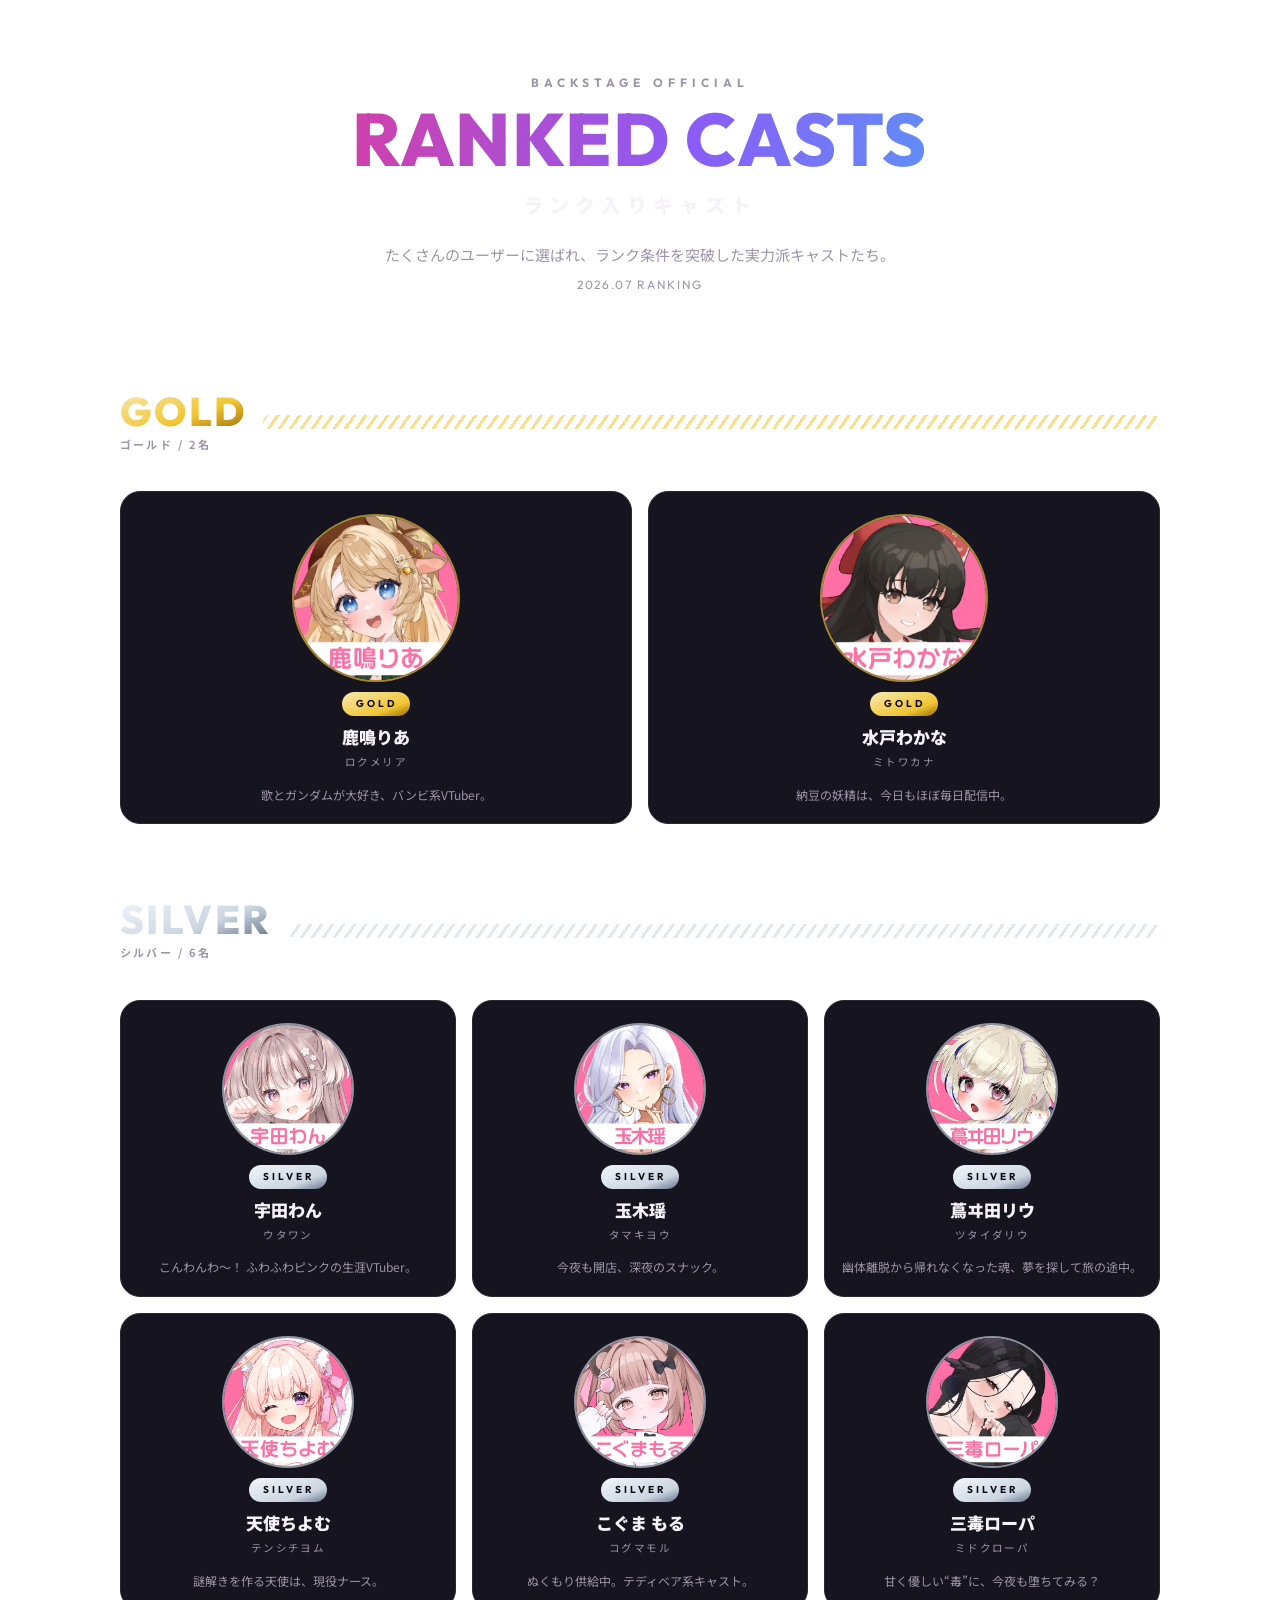
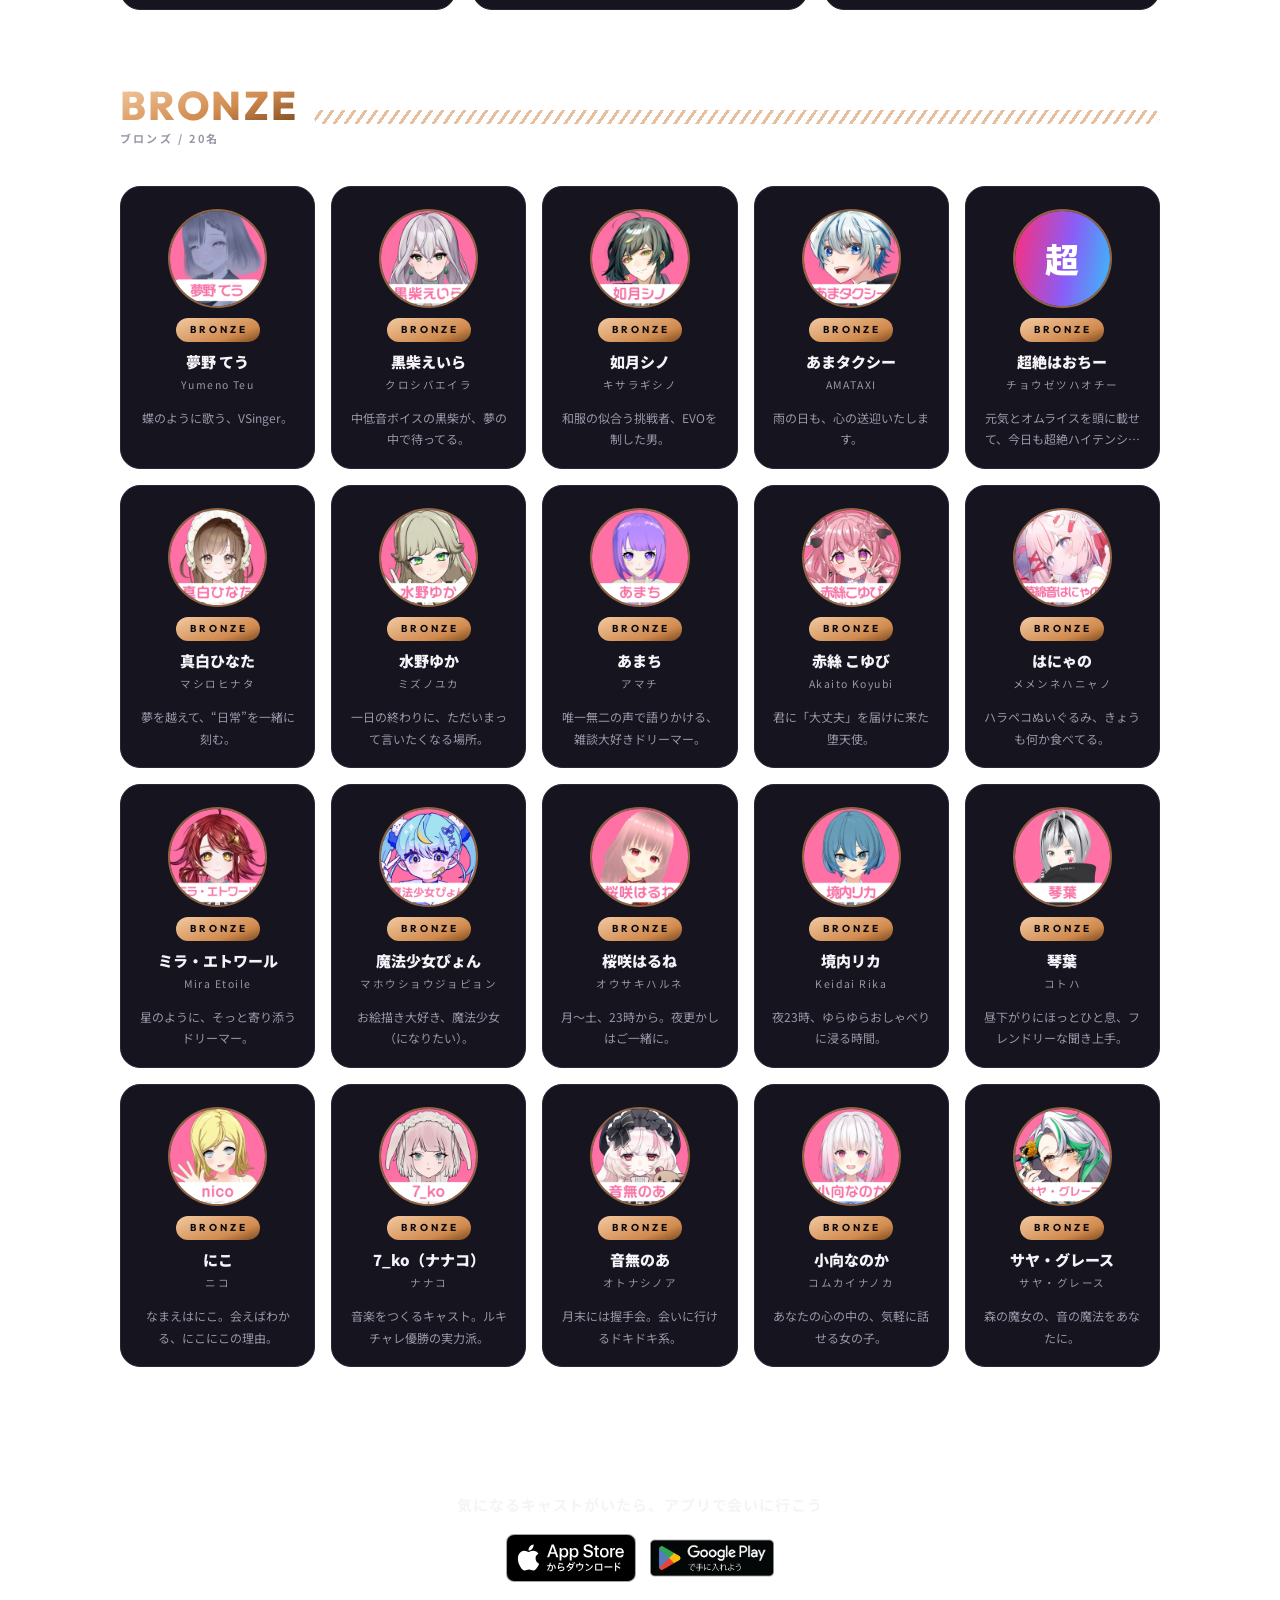
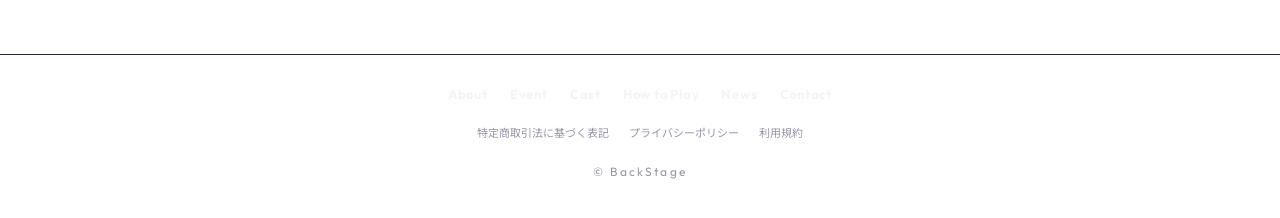
<file: index.html>
<!DOCTYPE html>
<html lang="ja">
<head>
  <meta charset="utf-8" />
  <meta name="viewport" content="width=device-width, initial-scale=1" />
  <meta name="robots" content="noindex" />
  <title>ランク入りキャスト | BackStage</title>
  <meta name="description" content="BackStageのランク入りキャスト一覧。GOLD・SILVER・BRONZEの実力派キャストを紹介します。" />
  <link rel="preconnect" href="https://fonts.googleapis.com" />
  <link rel="preconnect" href="https://fonts.gstatic.com" crossorigin />
  <link href="https://fonts.googleapis.com/css2?family=Outfit:wght@500;700;800&family=Noto+Sans+JP:wght@400;500;700;900&family=Noto+Serif+JP:wght@600;700&display=swap" rel="stylesheet" />
  <link rel="stylesheet" href="./css/style.css" />
  <link rel="stylesheet" href="./css/cast.css" />
</head>
<body>
  <!-- 一覧ビュー（app.js が個別ビューとDOM切り替え。ページ遷移はしない） -->
  <div id="listView">
    <header class="hero">
      <p class="hero__eyebrow">BackStage OFFICIAL</p>
      <h1 class="hero__title"><span class="hero__en">RANKED CASTS</span><span class="hero__ja">ランク入りキャスト</span></h1>
      <p class="hero__lead">たくさんのユーザーに選ばれ、ランク条件を突破した実力派キャストたち。</p>
      <p class="hero__month" id="rankMonth"></p>
    </header>

    <main class="tiers" id="tiers">
      <noscript><p class="empty-note">キャスト一覧の表示には JavaScript を有効にしてください。</p></noscript>
    </main>

    <section class="cta">
      <p class="cta__text">気になるキャストがいたら、アプリで会いに行こう</p>
      <div class="cta__badges">
        <a href="https://apps.apple.com/jp/app/id6443913743" target="_blank" rel="noopener"><img src="./assets/badge-app-store.svg" alt="App Storeでダウンロード" height="48" /></a>
        <a href="https://play.google.com/store/apps/details?id=jp.vic_inc.app.back_stage" target="_blank" rel="noopener"><img src="./assets/badge-google-play.png" alt="Google Playで手に入れよう" height="48" /></a>
      </div>
    </section>
  </div>

  <!-- キャスト切替ナビ（個別ビュー表示中のみ。app.jsが起動時に1回だけ生成） -->
  <nav id="castNav" class="cast-nav" hidden aria-label="ランク入りキャスト切替">
    <div class="cast-nav__inner">
      <p class="cast-nav__title">
        <span class="cast-nav__title-en">RANKED CASTS</span>
        <span class="cast-nav__title-ja">ランク入りキャスト一覧</span>
      </p>
      <div class="cast-nav__scroll" id="castNavScroll"></div>
    </div>
  </nav>

  <!-- 個別ビュー（app.js が生成） -->
  <section id="detailView" hidden></section>

  <footer class="site-foot">
    <!-- STUDIO側フッター相当（iOSではiframe下の親フッターに到達できないため、ここに常設）
         sandbox内からの親ページ遷移は制限されるため、リンクは新規タブで開く -->
    <nav class="site-foot__nav" aria-label="サイトメニュー">
      <a href="https://violet591727.studio.site/#about" target="_blank" rel="noopener">About</a>
      <a href="https://violet591727.studio.site/event" target="_blank" rel="noopener">Event</a>
      <a href="https://violet591727.studio.site/casts" target="_blank" rel="noopener">Cast</a>
      <a href="https://violet591727.studio.site/#howtoplay" target="_blank" rel="noopener">How to Play</a>
      <a href="https://violet591727.studio.site/news" target="_blank" rel="noopener">News</a>
      <a href="https://violet591727.studio.site/Contact" target="_blank" rel="noopener">Contact</a>
    </nav>
    <nav class="site-foot__legal" aria-label="規約">
      <a href="https://violet591727.studio.site/regulations" target="_blank" rel="noopener">特定商取引法に基づく表記</a>
      <a href="https://violet591727.studio.site/privacy" target="_blank" rel="noopener">プライバシーポリシー</a>
      <a href="https://violet591727.studio.site/terms" target="_blank" rel="noopener">利用規約</a>
    </nav>
    <p>© BackStage</p>
  </footer>

  <script src="./casts-data.js"></script>
  <script src="./js/common.js"></script>
  <script src="./js/app.js"></script>
</body>
</html>
</file>
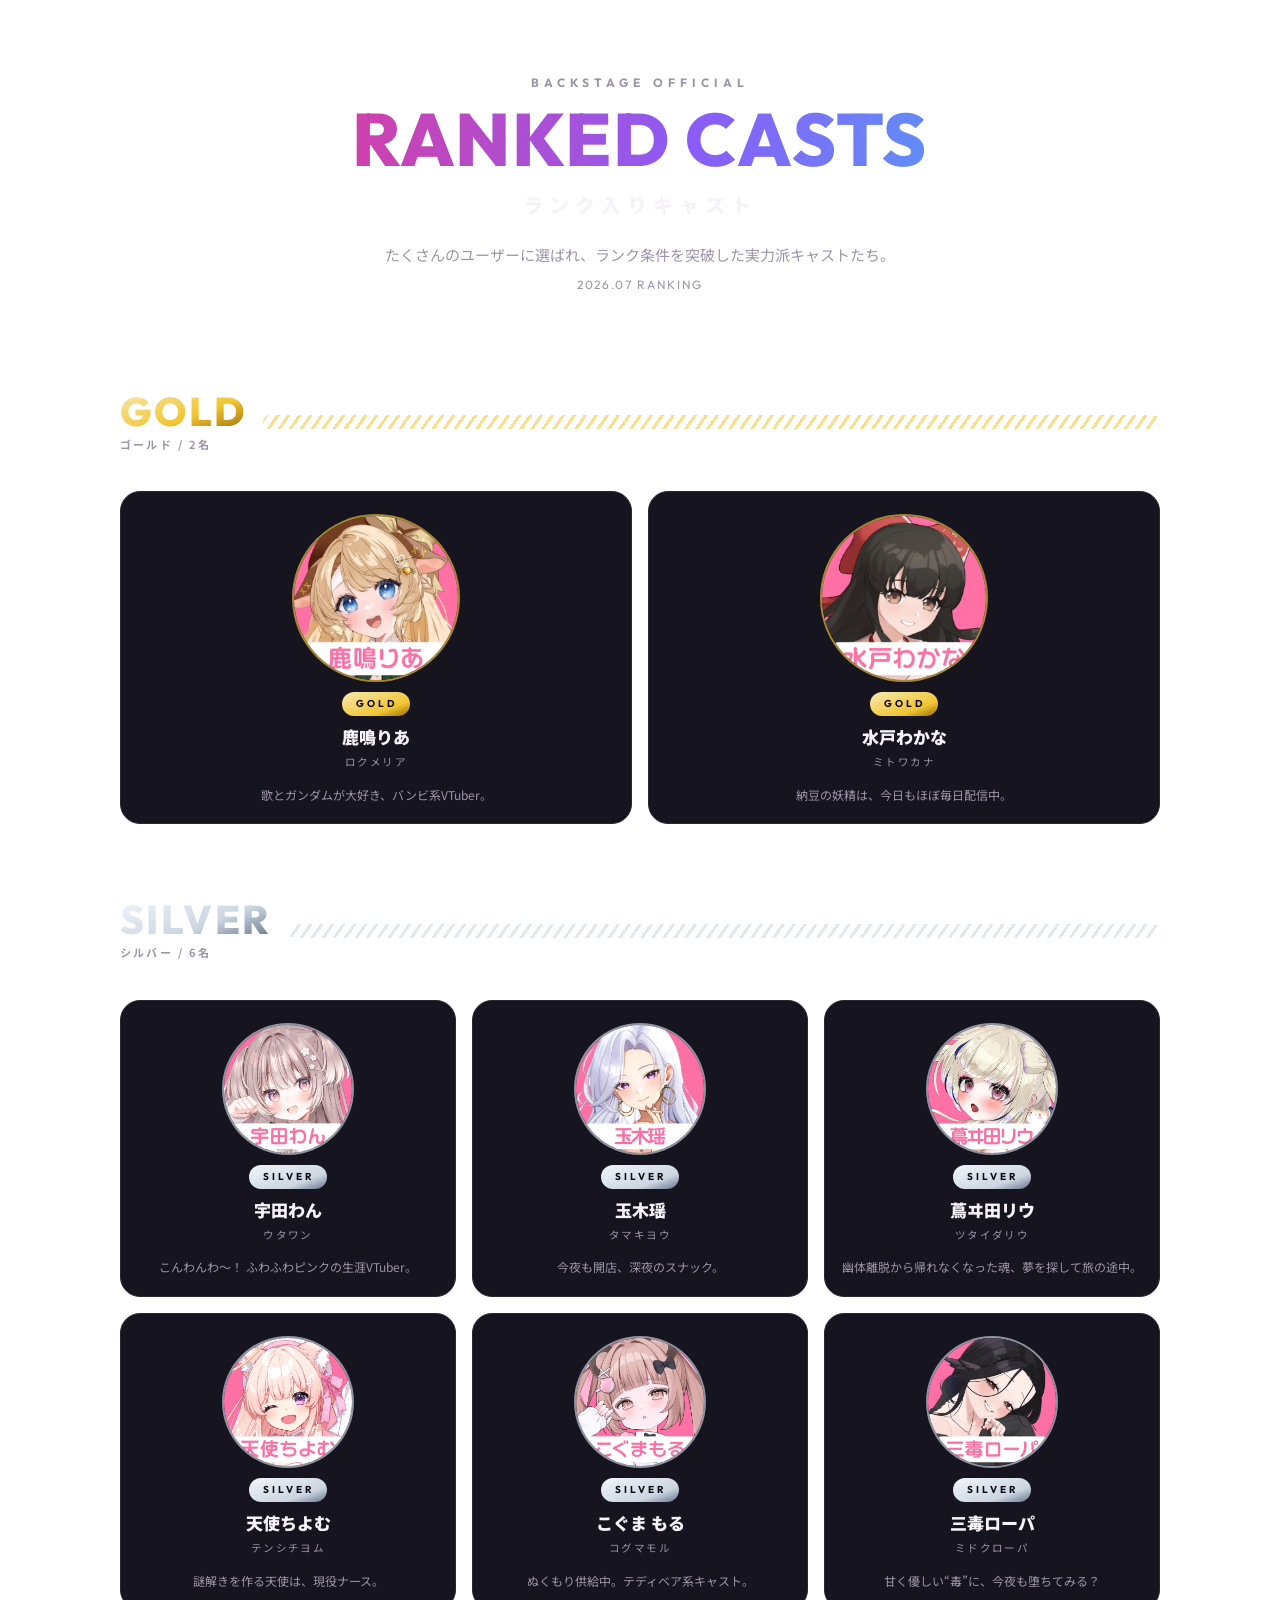
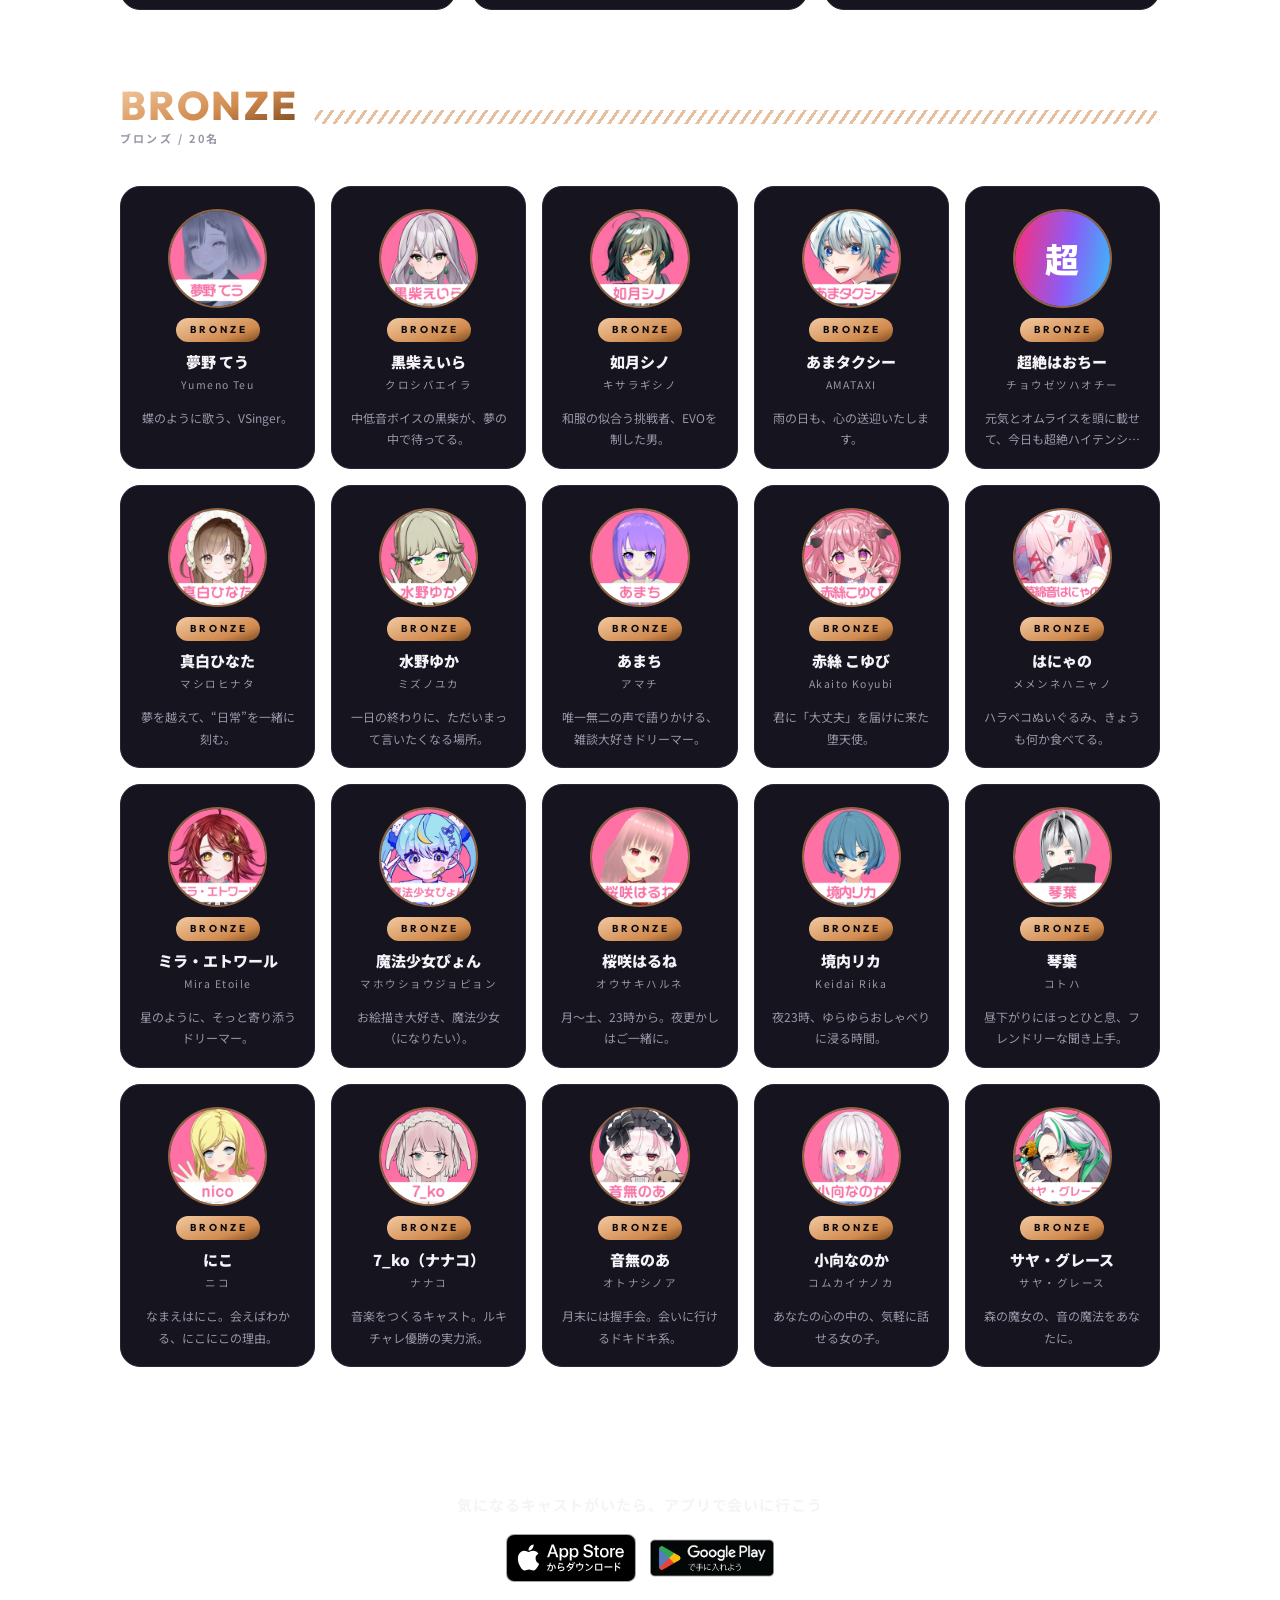
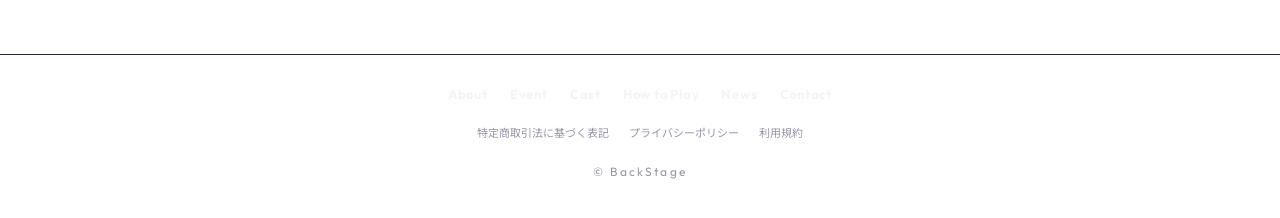
<file: cast.html>
<!DOCTYPE html>
<html lang="ja">
<head>
  <meta charset="utf-8" />
  <meta name="robots" content="noindex" />
  <title>キャスト紹介 | BackStage</title>
  <!-- 旧URL互換: 個別ページはSPA化したため index 側へ引き継ぐ（?id=NN はそのまま渡る） -->
  <script>location.replace("./" + location.search);</script>
</head>
<body>
  <noscript><a href="./">キャスト一覧はこちら</a></noscript>
</body>
</html>
</file>
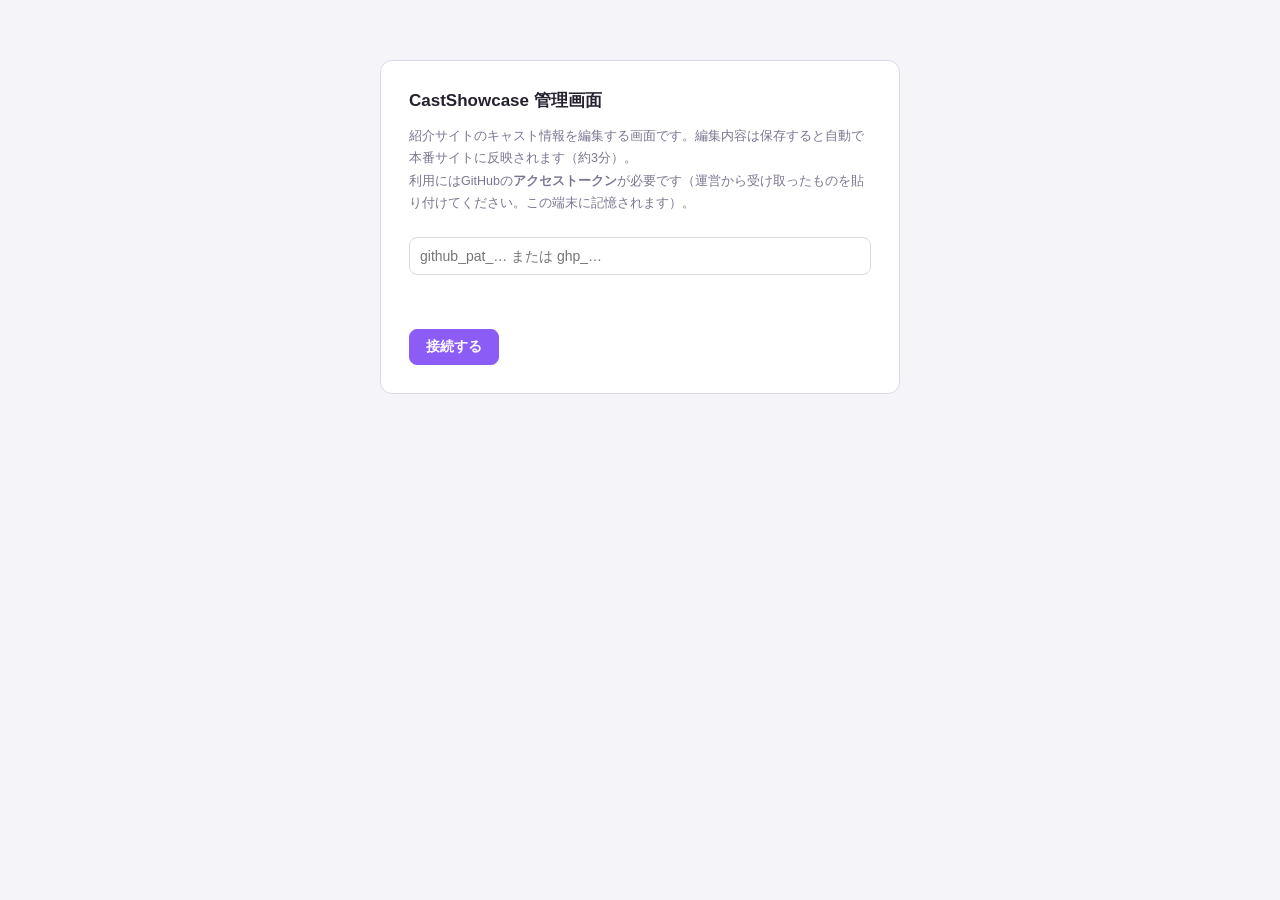
<file: manage.html>
<!DOCTYPE html>
<html lang="ja">
<head>
<meta charset="utf-8" />
<meta name="viewport" content="width=device-width, initial-scale=1" />
<meta name="robots" content="noindex, nofollow" />
<title>CastShowcase 管理画面（クラウド版）</title>
<style>
  :root {
    --bg: #f5f4f8; --surface: #fff; --line: #ddd8e8; --text: #26212f; --sub: #7c7590;
    --accent: #8b5cf6; --magenta: #ff2d78;
    --gold: #f0c530; --silver: #94a3b8; --bronze: #d08a4e;
  }
  * { box-sizing: border-box; }
  body { margin: 0; font-family: "Hiragino Sans", "Noto Sans JP", sans-serif; background: var(--bg); color: var(--text); font-size: 14px; }
  header { position: sticky; top: 0; z-index: 5; display: flex; align-items: center; gap: 14px; padding: 12px 20px; background: var(--surface); border-bottom: 1px solid var(--line); flex-wrap: wrap; }
  header h1 { margin: 0; font-size: 16px; }
  header .spacer { flex: 1; }
  #status { color: var(--sub); font-size: 12px; }
  button { font: inherit; cursor: pointer; border-radius: 8px; border: 1px solid var(--line); background: var(--surface); padding: 8px 16px; }
  button.primary { background: var(--accent); border-color: var(--accent); color: #fff; font-weight: 700; }
  button.primary:disabled { opacity: 0.4; cursor: default; }
  main { max-width: 1100px; margin: 0 auto; padding: 20px; }
  .note { color: var(--sub); font-size: 12px; margin: 0 0 16px; }
  /* ログイン画面 */
  .login {
    max-width: 520px; margin: 60px auto; background: var(--surface);
    border: 1px solid var(--line); border-radius: 12px; padding: 28px;
  }
  .login h2 { margin: 0 0 6px; font-size: 17px; }
  .login p { font-size: 12.5px; color: var(--sub); line-height: 1.8; }
  .login input { width: 100%; font: inherit; padding: 10px; border: 1px solid var(--line); border-radius: 8px; margin: 10px 0 14px; }
  .login .err { color: #c02950; font-size: 12px; min-height: 16px; }
  table { width: 100%; border-collapse: collapse; background: var(--surface); border: 1px solid var(--line); border-radius: 10px; overflow: hidden; }
  th, td { padding: 8px 10px; border-bottom: 1px solid var(--line); text-align: left; vertical-align: middle; }
  th { background: #efecf6; font-size: 12px; color: var(--sub); white-space: nowrap; }
  tr.rank-GOLD td:first-child { border-left: 4px solid var(--gold); }
  tr.rank-SILVER td:first-child { border-left: 4px solid var(--silver); }
  tr.rank-BRONZE td:first-child { border-left: 4px solid var(--bronze); }
  tr.rank-none td:first-child { border-left: 4px solid #ccc; }
  tr.rank-none { opacity: 0.55; }
  .avatar { width: 40px; height: 40px; border-radius: 50%; object-fit: cover; background: #eee; display: block; }
  input[type="text"], textarea { width: 100%; font: inherit; padding: 6px 8px; border: 1px solid var(--line); border-radius: 6px; background: #fff; color: var(--text); }
  textarea { resize: vertical; min-height: 52px; }
  .rank-label { font-weight: 700; font-size: 12px; white-space: nowrap; }
  .dirty { outline: 2px solid var(--magenta); outline-offset: 1px; }
  .row-name { font-weight: 700; white-space: nowrap; }
  .row-id { color: var(--sub); font-size: 11px; }
  td.center { text-align: center; }
  .detail-btn { white-space: nowrap; }
  .detail-badge { display: block; margin-top: 4px; font-size: 10px; color: var(--sub); }
  dialog {
    border: 1px solid var(--line); border-radius: 12px; padding: 24px;
    width: min(560px, 92vw); font: inherit; color: var(--text);
  }
  dialog::backdrop { background: rgba(30, 20, 50, 0.4); }
  dialog h2 { margin: 0 0 16px; font-size: 16px; }
  dialog label { display: block; margin-bottom: 14px; font-size: 12px; color: var(--sub); }
  dialog input[type="text"], dialog textarea { margin-top: 4px; }
  .dlg-pair { display: grid; grid-template-columns: 1fr 2fr; gap: 10px; }
  .dlg-hint { display: block; margin-top: 3px; font-size: 11px; color: #2c7a2c; min-height: 14px; }
  .dlg-error { display: block; margin-top: 3px; font-size: 11px; color: #c02950; min-height: 14px; }
  .dlg-actions { display: flex; justify-content: flex-end; gap: 10px; margin-top: 6px; }
  .dlg-upload { display: flex; gap: 10px; margin-top: 6px; flex-wrap: wrap; }
  dialog { max-height: 88vh; overflow: auto; width: min(600px, 94vw); }
  .dlg-guide { margin: -8px 0 16px; font-size: 12px; color: var(--sub); }
  .dlg-sec { border: 1px solid var(--line); border-radius: 10px; padding: 12px 14px 4px; margin: 0 0 14px; }
  .dlg-sec > legend { font-size: 12.5px; font-weight: 700; color: var(--accent); padding: 0 6px; }
  .dlg-auto { margin: 0 0 10px; font-size: 11.5px; color: var(--sub); background: #efecf6; border-radius: 6px; padding: 5px 8px; }
  .dlg-adv { margin-top: 8px; }
  .dlg-adv > summary { font-size: 11.5px; color: var(--sub); cursor: pointer; }
  .dlg-adv textarea { margin-top: 6px; }
  .dlg-check { display: flex; align-items: center; gap: 8px; font-size: 13px; color: var(--text); }
  .dlg-check input { width: auto; }
  .dlg-preview { display: flex; gap: 10px; flex-wrap: wrap; margin-bottom: 10px; }
  .dlg-preview.is-empty { font-size: 12px; color: var(--sub); }
  .dlg-thumb { margin: 0; text-align: center; }
  .dlg-thumb img { height: 96px; width: auto; max-width: 120px; object-fit: contain; border: 1px solid var(--line); border-radius: 8px; background: #faf9fc; display: block; }
  .dlg-thumb--icon img { height: 60px; width: 60px; border-radius: 50%; object-fit: cover; }
  .dlg-thumb figcaption { font-size: 10px; color: var(--sub); margin-top: 3px; }
</style>
</head>
<body>

<!-- 接続画面（トークン入力） -->
<div class="login" id="loginView">
  <h2>CastShowcase 管理画面</h2>
  <p>
    紹介サイトのキャスト情報を編集する画面です。編集内容は保存すると自動で本番サイトに反映されます（約3分）。<br />
    利用にはGitHubの<strong>アクセストークン</strong>が必要です（運営から受け取ったものを貼り付けてください。この端末に記憶されます）。
  </p>
  <input type="password" id="tokenInput" placeholder="github_pat_… または ghp_…" autocomplete="off" />
  <p class="err" id="loginError"></p>
  <button class="primary" id="connectBtn">接続する</button>
</div>

<!-- 編集画面 -->
<div id="appView" hidden>
  <header>
    <h1>CastShowcase 管理画面</h1>
    <span class="spacer"></span>
    <span id="status"></span>
    <button id="reloadBtn">再読込</button>
    <button id="logoutBtn">トークン変更</button>
  </header>
  <main>
    <p class="note">
      キャストの行の「編集」を押すと、実際のキャストページと同じ並びでまとめて編集できます。
      ランク・読み・誕生月・タイプと表示順（判定売上順）は毎月の更新で自動設定されます。
      <strong>「保存する」を押すとそのまま本番サイトへ反映されます（約3分）。</strong>
    </p>
    <table>
      <thead>
        <tr>
          <th></th><th>キャスト</th><th>公開</th><th>編集</th>
        </tr>
      </thead>
      <tbody id="rows"></tbody>
    </table>
  </main>
</div>

<!-- 詳細編集ダイアログ（公開ページと同じ並び：立ち絵→名前→キャッチ→プロフィール→タグ→紹介文→リンク→公開） -->
<dialog id="detailDialog">
  <form method="dialog" id="detailForm">
    <h2 id="dlgTitle">編集</h2>
    <p class="dlg-guide">上から順に、実際のキャストページと同じ並びです。</p>

    <fieldset class="dlg-sec">
      <legend>① 立ち絵・アイコン</legend>
      <div class="dlg-preview" id="dlgPortraitPreview"></div>
      <span class="dlg-upload">
        <input type="file" id="dlgFilePortrait" accept="image/png" hidden />
        <input type="file" id="dlgFileIcon" accept="image/png" hidden />
        <button type="button" id="dlgUploadPortrait">＋ 立ち絵を追加…</button>
        <button type="button" id="dlgUploadIcon">アイコンを差し替え…</button>
      </span>
      <span class="dlg-hint" id="dlgUploadStatus"></span>
      <details class="dlg-adv">
        <summary>立ち絵のパスを直接編集する</summary>
        <textarea id="dlgPortraits" rows="3" placeholder="assets/172_KV01.png&#10;assets/172_KV02.png"></textarea>
      </details>
    </fieldset>

    <fieldset class="dlg-sec">
      <legend>② 名前・キャッチコピー</legend>
      <p class="dlg-auto" id="dlgAutoName"></p>
      <label>表示名<input type="text" id="dlgName" /></label>
      <label>キャッチコピー（ページ上部に大きく表示・短い一言が映えます）
        <input type="text" id="dlgCatch" placeholder="歌とガンダムが大好き、バンビ系VTuber。" />
      </label>
    </fieldset>

    <fieldset class="dlg-sec">
      <legend>③ プロフィール表</legend>
      <p class="dlg-auto" id="dlgAutoSpecs"></p>
      <label>追加の項目（1行 = ラベル: 値 / 10行まで）
        <textarea id="dlgSpecs" rows="3" placeholder="好きなもの: いちご&#10;活動時間: 夜 22:00〜"></textarea>
        <span class="dlg-error" id="dlgSpecsError"></span>
      </label>
    </fieldset>

    <fieldset class="dlg-sec">
      <legend>④ タグ・紹介文</legend>
      <label>タグ（読点・カンマ区切り / 10個まで）
        <input type="text" id="dlgTags" placeholder="歌、ゲーム、はじめてさん歓迎" />
      </label>
      <label>紹介文<textarea id="dlgIntro" rows="4"></textarea></label>
    </fieldset>

    <fieldset class="dlg-sec">
      <legend>⑤ リンク・紹介動画</legend>
      <label>X（Twitter）URL（空なら自動で作られます）
        <input type="text" id="dlgX" />
      </label>
      <label>自由リンク（1行 = ラベル: URL / 10個まで・上から順にボタンが並びます）
        <textarea id="dlgLinks" rows="3" placeholder="YouTube: https://www.youtube.com/@xxx&#10;lit.link: https://lit.link/xxx"></textarea>
        <span class="dlg-error" id="dlgLinksError"></span>
      </label>
      <label>紹介動画 YouTube URL
        <input type="text" id="dlgYoutube" placeholder="https://www.youtube.com/watch?v=..." />
        <span class="dlg-hint" id="dlgYoutubeHint"></span>
      </label>
      <label>プロフィールURL（「会いに行く」ボタンのリンク先 / https://）
        <input type="text" id="dlgProfileUrl" placeholder="https://back-stage.onelink.me/..." />
      </label>
    </fieldset>

    <fieldset class="dlg-sec">
      <legend>⑥ 公開</legend>
      <label class="dlg-check"><input type="checkbox" id="dlgPublished" /> このキャストをサイトに公開する</label>
    </fieldset>

    <p class="dlg-error" id="dlgError"></p>
    <div class="dlg-actions">
      <button type="button" id="dlgCancel">キャンセル</button>
      <button type="button" class="primary" id="dlgApply">保存する</button>
    </div>
  </form>
</dialog>

<script>
"use strict";
(function () {
  // ---- GitHub 接続設定 ----
  var OWNER = "BackStage-unei";
  var REPO = "bs-cast-showcase";
  var FILE_PATH = "data/casts.json";
  var BRANCH = "main";
  var TOKEN_KEY = "bs_cast_admin_token";

  var data = null;      // casts.json の中身
  var fileSha = null;   // 楽観ロック用（GitHub contents APIのsha）
  var RANK_ORDER = { GOLD: 0, SILVER: 1, BRONZE: 2 };

  var loginView = document.getElementById("loginView");
  var appView = document.getElementById("appView");
  var statusEl = document.getElementById("status");

  function token() { return localStorage.getItem(TOKEN_KEY) || ""; }

  function api(path, options) {
    options = options || {};
    options.headers = Object.assign({
      "Authorization": "Bearer " + token(),
      "Accept": "application/vnd.github+json",
      "X-GitHub-Api-Version": "2022-11-28",
    }, options.headers || {});
    return fetch("https://api.github.com" + path, options);
  }

  // UTF-8 ⇔ base64（GitHub contents API用）
  function b64decodeUtf8(b64) {
    var bin = atob(b64.replace(/\n/g, ""));
    var bytes = new Uint8Array(bin.length);
    for (var i = 0; i < bin.length; i++) bytes[i] = bin.charCodeAt(i);
    return new TextDecoder("utf-8").decode(bytes);
  }
  function b64encodeUtf8(str) {
    var bytes = new TextEncoder().encode(str);
    var bin = "";
    for (var i = 0; i < bytes.length; i++) bin += String.fromCharCode(bytes[i]);
    return btoa(bin);
  }

  function setStatus(text) { statusEl.textContent = text; }

  // ---- 読み込み ----
  function loadCasts() {
    setStatus("読み込み中…");
    return api("/repos/" + OWNER + "/" + REPO + "/contents/" + FILE_PATH + "?ref=" + BRANCH)
      .then(function (res) {
        if (res.status === 401) throw new Error("トークンが無効です（期限切れ・入力ミスの可能性）");
        if (res.status === 404) throw new Error("データにアクセスできません（リポジトリへの招待とトークンの権限を確認）");
        if (!res.ok) throw new Error("読み込みに失敗しました (" + res.status + ")");
        return res.json();
      })
      .then(function (body) {
        fileSha = body.sha;
        data = JSON.parse(b64decodeUtf8(body.content));
        render();
        setStatus("読み込み完了（" + data.casts.length + "名 / 同期: " + ((data.meta || {}).synced_at || "?") + "）");
      });
  }

  // ---- 保存（mainへコミット → Actionsが自動デプロイ） ----
  // 保存＝mainへ即コミット（Actionsが自動で本番反映）。呼び出し元ごとにメッセージを渡す
  function saveData(message) {
    setStatus("保存中…");
    var body = {
      message: message,
      content: b64encodeUtf8(JSON.stringify(data, null, 2) + "\n"),
      sha: fileSha,
      branch: BRANCH,
    };
    return api("/repos/" + OWNER + "/" + REPO + "/contents/" + FILE_PATH, {
      method: "PUT",
      body: JSON.stringify(body),
    })
      .then(function (res) {
        if (res.status === 409 || res.status === 422) {
          throw new Error("他の人が先に保存したため競合しました。「再読込」してからやり直してください");
        }
        if (!res.ok) throw new Error("保存に失敗しました (" + res.status + ")");
        return res.json();
      })
      .then(function (body) {
        fileSha = body.content.sha;
        setStatus("保存しました。約3分後に本番サイトへ自動反映されます");
      });
  }

  // ---- 表の描画（ローカル管理画面と同構成） ----

  function render() {
    var tbody = document.getElementById("rows");
    tbody.textContent = "";
    var casts = data.casts.slice().sort(function (a, b) {
      var ra = a.auto.rank in RANK_ORDER ? RANK_ORDER[a.auto.rank] : 9;
      var rb = b.auto.rank in RANK_ORDER ? RANK_ORDER[b.auto.rank] : 9;
      if (ra !== rb) return ra - rb;
      if (a.manual.display_order !== b.manual.display_order) return a.manual.display_order - b.manual.display_order;
      return a.cast_id - b.cast_id;
    });

    casts.forEach(function (cast) {
      var tr = document.createElement("tr");
      tr.className = cast.auto.rank ? "rank-" + cast.auto.rank : "rank-none";

      var tdIcon = document.createElement("td");
      var img = document.createElement("img");
      img.className = "avatar";
      if (cast.manual.icon) {
        img.src = "./" + cast.manual.icon.replace(/\.png$/, ".webp");
        img.addEventListener("error", function () { img.src = "./" + cast.manual.icon; });
      }
      img.alt = "";
      tdIcon.appendChild(img);
      tr.appendChild(tdIcon);

      var tdWho = document.createElement("td");
      var nameDiv = document.createElement("div");
      nameDiv.className = "row-name";
      nameDiv.textContent = cast.manual.name || cast.auto.raw_cast_name;
      var idDiv = document.createElement("div");
      idDiv.className = "row-id";
      idDiv.textContent = (cast.auto.rank || "圏外") + " ・ ID " + cast.cast_id +
        (cast.auto.name_reading ? " ・ " + cast.auto.name_reading : "") + " ・ " + badgeText(cast);
      tdWho.appendChild(nameDiv);
      tdWho.appendChild(idDiv);
      tr.appendChild(tdWho);

      var tdPub = document.createElement("td");
      tdPub.className = "center";
      var pub = document.createElement("input"); pub.type = "checkbox"; pub.checked = cast.manual.published;
      pub.addEventListener("change", function () {
        var next = pub.checked;
        cast.manual.published = next;
        pub.disabled = true;
        saveData("content: " + (cast.manual.name || cast.cast_id) + " を" + (next ? "公開" : "非公開") + "に（管理画面）")
          .catch(function (err) {
            cast.manual.published = !next;
            pub.checked = !next;
            setStatus("エラー: " + err.message);
          })
          .then(function () { pub.disabled = false; });
      });
      cast._pubCheckbox = pub;
      tdPub.appendChild(pub);
      tr.appendChild(tdPub);

      var tdEdit = document.createElement("td");
      var editBtn = document.createElement("button");
      editBtn.type = "button";
      editBtn.className = "detail-btn primary";
      editBtn.textContent = "編集";
      editBtn.addEventListener("click", function () { openDetail(cast); });
      tdEdit.appendChild(editBtn);
      tr.appendChild(tdEdit);

      tbody.appendChild(tr);
    });
  }

  // ---- 詳細ダイアログ（ローカル管理画面と同一ロジック） ----
  var dlg = document.getElementById("detailDialog");
  var dlgTags = document.getElementById("dlgTags");
  var dlgSpecs = document.getElementById("dlgSpecs");
  var dlgSpecsError = document.getElementById("dlgSpecsError");
  var dlgYoutube = document.getElementById("dlgYoutube");
  var dlgYoutubeHint = document.getElementById("dlgYoutubeHint");
  var dlgProfileUrl = document.getElementById("dlgProfileUrl");
  var dlgLinks = document.getElementById("dlgLinks");
  var dlgLinksError = document.getElementById("dlgLinksError");
  var dlgPortraits = document.getElementById("dlgPortraits");
  var dlgName = document.getElementById("dlgName");
  var dlgCatch = document.getElementById("dlgCatch");
  var dlgIntro = document.getElementById("dlgIntro");
  var dlgX = document.getElementById("dlgX");
  var dlgPublished = document.getElementById("dlgPublished");
  var dlgAutoName = document.getElementById("dlgAutoName");
  var dlgAutoSpecs = document.getElementById("dlgAutoSpecs");
  var dlgPortraitPreview = document.getElementById("dlgPortraitPreview");
  var dlgError = document.getElementById("dlgError");
  var editing = null;

  function youtubeId(url) {
    var s = String(url || "").trim();
    if (!s) return "";
    if (/^[A-Za-z0-9_-]{11}$/.test(s)) return s;
    var m = s.match(/[?&]v=([A-Za-z0-9_-]{11})/) ||
            s.match(/youtu\.be\/([A-Za-z0-9_-]{11})/) ||
            s.match(/\/(?:shorts|embed|live)\/([A-Za-z0-9_-]{11})/);
    return m ? m[1] : "";
  }
  function updateYoutubeHint() {
    var v = dlgYoutube.value.trim();
    if (!v) { dlgYoutubeHint.textContent = ""; return; }
    var id = youtubeId(v);
    dlgYoutubeHint.textContent = id ? "動画ID: " + id : "⚠ URLから動画IDを認識できません";
  }
  dlgYoutube.addEventListener("input", updateYoutubeHint);

  function parseSpecs(text) {
    var rows = [];
    var lines = text.split("\n");
    for (var i = 0; i < lines.length; i++) {
      var line = lines[i].trim();
      if (!line) continue;
      var m = line.match(/^([^:：]+)[:：]\s*(.+)$/);
      if (!m) return { error: i + 1 };
      rows.push({ label: m[1].trim(), value: m[2].trim() });
    }
    return { rows: rows };
  }
  function parseLinks(text) {
    var rows = [];
    var lines = text.split("\n");
    for (var i = 0; i < lines.length; i++) {
      var line = lines[i].trim();
      if (!line) continue;
      var m = line.match(/^([^:：]+)[:：]\s*(https:\/\/\S+)$/);
      if (!m) return { error: i + 1 };
      rows.push({ label: m[1].trim(), url: m[2].trim() });
    }
    return { rows: rows };
  }

  function splitList(text, sep) {
    return text.split(sep).map(function (s) { return s.trim(); }).filter(Boolean);
  }
  function badgeText(cast) {
    var m = cast.manual;
    var parts = [];
    if ((m.portraits || []).length) parts.push("立ち絵" + m.portraits.length);
    if ((m.tags || []).length) parts.push("タグ" + m.tags.length);
    if ((m.specs || []).length) parts.push("表" + m.specs.length);
    if (m.youtube_url) parts.push("動画");
    if (m.profile_url) parts.push("プロフ");
    if ((m.links || []).length) parts.push("リンク" + m.links.length);
    return parts.length ? parts.join("/") : "未入力";
  }
  function updateBadge(cast, badge) {
    var m = cast.manual;
    var parts = [];
    if ((m.portraits || []).length) parts.push("立ち絵" + m.portraits.length);
    if ((m.tags || []).length) parts.push("タグ" + m.tags.length);
    if ((m.specs || []).length) parts.push("表" + m.specs.length);
    if (m.youtube_url) parts.push("動画");
    if (m.profile_url) parts.push("プロフ");
    if ((m.links || []).length) parts.push("リンク" + m.links.length);
    badge.textContent = parts.length ? parts.join(" / ") : "未設定";
  }
  function renderPortraitPreview(cast) {
    dlgPortraitPreview.textContent = "";
    var m = cast.manual;
    (m.portraits || []).forEach(function (p, i) {
      var fig = document.createElement("figure");
      fig.className = "dlg-thumb";
      var img = document.createElement("img");
      img.src = "./" + p.replace(/\.png$/, ".webp");
      img.addEventListener("error", function () { if (img.src.indexOf(".webp") >= 0) img.src = "./" + p; });
      var cap = document.createElement("figcaption");
      cap.textContent = "立ち絵" + (i + 1);
      fig.appendChild(img); fig.appendChild(cap);
      dlgPortraitPreview.appendChild(fig);
    });
    if (m.icon) {
      var fig2 = document.createElement("figure");
      fig2.className = "dlg-thumb dlg-thumb--icon";
      var img2 = document.createElement("img");
      img2.src = "./" + m.icon.replace(/\.png$/, ".webp");
      img2.addEventListener("error", function () { if (img2.src.indexOf(".webp") >= 0) img2.src = "./" + m.icon; });
      var cap2 = document.createElement("figcaption");
      cap2.textContent = "アイコン";
      fig2.appendChild(img2); fig2.appendChild(cap2);
      dlgPortraitPreview.appendChild(fig2);
    }
    if (!dlgPortraitPreview.childNodes.length) {
      dlgPortraitPreview.textContent = "画像はまだありません";
      dlgPortraitPreview.className = "dlg-preview is-empty";
    } else {
      dlgPortraitPreview.className = "dlg-preview";
    }
  }

  function openDetail(cast) {
    editing = { cast: cast };
    var a = cast.auto, m = cast.manual;
    document.getElementById("dlgTitle").textContent = "編集 — " + (m.name || "ID " + cast.cast_id);
    renderPortraitPreview(cast);
    dlgAutoName.textContent = "ランク: " + (a.rank || "圏外") + "（自動） ／ 読み: " + (a.name_reading || "—") + "（自動）";
    dlgName.value = m.name || "";
    dlgCatch.value = m.catch || "";
    var autoSpecs = [];
    if (a.birth_month) autoSpecs.push("誕生月 " + a.birth_month);
    if (a.call_category) autoSpecs.push("タイプ " + a.call_category);
    dlgAutoSpecs.textContent = autoSpecs.length ? "自動で入る行: " + autoSpecs.join(" ／ ") : "自動で入る行: なし";
    dlgSpecs.value = (m.specs || []).map(function (r) { return r.label + ": " + r.value; }).join("\n");
    dlgTags.value = (m.tags || []).join("、");
    dlgIntro.value = m.intro || "";
    dlgX.value = m.x_url || "";
    dlgX.placeholder = a.x_account ? "空欄なら " + a.x_account + " から自動" : "";
    dlgLinks.value = (m.links || []).map(function (r) { return r.label + ": " + r.url; }).join("\n");
    dlgLinksError.textContent = "";
    dlgYoutube.value = m.youtube_url || "";
    dlgProfileUrl.value = m.profile_url || "";
    dlgPortraits.value = (m.portraits || []).join("\n");
    dlgPublished.checked = !!m.published;
    dlgSpecsError.textContent = "";
    dlgError.textContent = "";
    document.getElementById("dlgUploadStatus").textContent = "";
    updateYoutubeHint();
    dlg.showModal();
  }
  document.getElementById("dlgCancel").addEventListener("click", function () { dlg.close(); });
  document.getElementById("dlgApply").addEventListener("click", function () {
    if (!editing) return;
    dlgSpecsError.textContent = "";
    dlgError.textContent = "";
    var specs = parseSpecs(dlgSpecs.value);
    if (specs.error) {
      dlgSpecsError.textContent = specs.error + "行目が「ラベル: 値」の形式になっていません";
      return;
    }
    var tags = splitList(dlgTags.value, /[,、]/);
    var portraits = splitList(dlgPortraits.value, "\n");
    var youtube = dlgYoutube.value.trim();
    var profileUrl = dlgProfileUrl.value.trim();
    var linksParsed = parseLinks(dlgLinks.value);
    var xUrl = dlgX.value.trim();
    if (linksParsed.error) {
      dlgLinksError.textContent = linksParsed.error + "行目が「ラベル: https://…」の形式になっていません";
      return;
    }
    if (tags.length > 10) { dlgError.textContent = "タグは10個までです"; return; }
    if (specs.rows.length > 10) { dlgError.textContent = "スペック表は10行までです"; return; }
    if (portraits.length > 10) { dlgError.textContent = "立ち絵は10枚までです"; return; }
    if (youtube && !youtubeId(youtube)) { dlgError.textContent = "YouTube URLから動画IDを認識できません"; return; }
    if (xUrl && xUrl.indexOf("https://") !== 0) { dlgError.textContent = "X URLは https:// で始めてください（空欄なら自動）"; return; }
    if (profileUrl && profileUrl.indexOf("https://") !== 0) { dlgError.textContent = "プロフィールURLは https:// で始めてください"; return; }
    if (linksParsed.rows.length > 10) { dlgError.textContent = "自由リンクは10個までです"; return; }
    var m = editing.cast.manual;
    m.name = dlgName.value.trim();
    m.catch = dlgCatch.value;
    m.intro = dlgIntro.value;
    m.x_url = xUrl;
    m.tags = tags;
    m.specs = specs.rows;
    m.youtube_url = youtube;
    m.profile_url = profileUrl;
    m.links = linksParsed.rows;
    m.portraits = portraits;
    m.published = dlgPublished.checked;
    if (editing.cast._pubCheckbox) editing.cast._pubCheckbox.checked = m.published;
    var applyBtn = document.getElementById("dlgApply");
    applyBtn.disabled = true;
    applyBtn.textContent = "保存中…";
    saveData("content: " + (m.name || editing.cast.cast_id) + " を更新（管理画面）")
      .then(function () {
        render();
        dlg.close();
      })
      .catch(function (err) {
        dlgError.textContent = err.message;
      })
      .then(function () {
        applyBtn.disabled = false;
        applyBtn.textContent = "保存する";
      });
  });

  // ---- 画像アップロード（GitHubへ直接コミット→パス欄へ自動追記） ----
  var uploadStatus = document.getElementById("dlgUploadStatus");
  var MAX_UPLOAD = 24 * 1024 * 1024; // contents APIの上限を考慮して24MBまで

  function fileToBase64(file) {
    return new Promise(function (resolve, reject) {
      var reader = new FileReader();
      reader.onload = function () { resolve(String(reader.result).split(",")[1]); };
      reader.onerror = function () { reject(new Error("ファイルを読み込めませんでした")); };
      reader.readAsDataURL(file);
    });
  }

  // site/assets の一覧（既存KV番号の採番・アイコン上書き時のsha取得に使う）
  function listAssets() {
    return api("/repos/" + OWNER + "/" + REPO + "/contents/site/assets?ref=" + BRANCH)
      .then(function (res) {
        if (!res.ok) throw new Error("assets一覧の取得に失敗しました (" + res.status + ")");
        return res.json();
      });
  }

  function putAsset(name, b64, message, sha) {
    var body = { message: message, content: b64, branch: BRANCH };
    if (sha) body.sha = sha;
    return api("/repos/" + OWNER + "/" + REPO + "/contents/site/assets/" + name, {
      method: "PUT",
      body: JSON.stringify(body),
    }).then(function (res) {
      if (res.status === 409 || res.status === 422) throw new Error("競合しました。少し待ってからやり直してください");
      if (!res.ok) throw new Error("アップロードに失敗しました (" + res.status + ")");
      return res.json();
    });
  }

  function validatePng(file) {
    if (!file) return "ファイルが選ばれていません";
    if (file.type !== "image/png" && !/\.png$/i.test(file.name)) return "PNG形式のみアップロードできます";
    if (file.size > MAX_UPLOAD) return "24MBを超えています。画像を縮小してください";
    return null;
  }

  function handleUpload(kind, file) {
    if (!editing) return;
    var err = validatePng(file);
    if (err) { uploadStatus.textContent = "⚠ " + err; return; }
    var castId = editing.cast.cast_id;
    uploadStatus.textContent = "アップロード中…（" + Math.round(file.size / 1024 / 1024 * 10) / 10 + "MB）";

    Promise.all([fileToBase64(file), listAssets()])
      .then(function (results) {
        var b64 = results[0];
        var entries = results[1];
        if (kind === "portrait") {
          // 既存の {id}_KVnn.png とパス欄の記載から次の番号を採番
          var maxN = 0;
          var re = new RegExp("^" + castId + "_KV(\\d+)\\.png$");
          entries.forEach(function (e) {
            var m = e.name.match(re);
            if (m) maxN = Math.max(maxN, parseInt(m[1], 10));
          });
          dlgPortraits.value.split("\n").forEach(function (line) {
            var m = line.trim().match(new RegExp("^assets/" + castId + "_KV(\\d+)\\.png$"));
            if (m) maxN = Math.max(maxN, parseInt(m[1], 10));
          });
          var name = castId + "_KV" + String(maxN + 1).padStart(2, "0") + ".png";
          return putAsset(name, b64, "content: 立ち絵アップロード " + name + "（管理画面から）", null)
            .then(function () {
              var lines = dlgPortraits.value.split("\n").map(function (s) { return s.trim(); }).filter(Boolean);
              lines.push("assets/" + name);
              dlgPortraits.value = lines.join("\n");
              uploadStatus.textContent = "✅ " + name + " を追加しました。下の「保存する」で公開されます（プレビュー表示は公開後）";
            });
        } else {
          var iconName = castId + "_icon.png";
          var existing = entries.filter(function (e) { return e.name === iconName; })[0];
          return putAsset(iconName, b64, "content: アイコン差し替え " + iconName + "（管理画面から）", existing ? existing.sha : null)
            .then(function () {
              if (!editing.cast.manual.icon) editing.cast.manual.icon = "assets/" + iconName;
              render();
              uploadStatus.textContent = "✅ アイコンを差し替えました（一覧の画像は数分後に反映）";
            });
        }
      })
      .catch(function (e2) { uploadStatus.textContent = "⚠ " + e2.message; });
  }

  var filePortrait = document.getElementById("dlgFilePortrait");
  var fileIcon = document.getElementById("dlgFileIcon");
  document.getElementById("dlgUploadPortrait").addEventListener("click", function () { filePortrait.click(); });
  document.getElementById("dlgUploadIcon").addEventListener("click", function () { fileIcon.click(); });
  filePortrait.addEventListener("change", function () { handleUpload("portrait", filePortrait.files[0]); filePortrait.value = ""; });
  fileIcon.addEventListener("change", function () { handleUpload("icon", fileIcon.files[0]); fileIcon.value = ""; });

  // ---- 接続フロー ----
  function showApp() {
    loginView.hidden = true;
    appView.hidden = false;
  }
  function showLogin(message) {
    appView.hidden = true;
    loginView.hidden = false;
    document.getElementById("loginError").textContent = message || "";
  }
  document.getElementById("connectBtn").addEventListener("click", function () {
    var t = document.getElementById("tokenInput").value.trim();
    if (!t) { document.getElementById("loginError").textContent = "トークンを入力してください"; return; }
    localStorage.setItem(TOKEN_KEY, t);
    loadCasts().then(showApp).catch(function (err) { showLogin(err.message); });
  });
  document.getElementById("reloadBtn").addEventListener("click", function () {
    loadCasts().catch(function (err) { setStatus("エラー: " + err.message); });
  });
  document.getElementById("logoutBtn").addEventListener("click", function () {
    localStorage.removeItem(TOKEN_KEY);
    showLogin("");
  });

  // 起動: トークンが保存済みなら自動接続
  if (token()) {
    loadCasts().then(showApp).catch(function (err) { showLogin(err.message); });
  }
})();
</script>
</body>
</html>
</file>
<file: css/style.css>
/* =============================================================
 * CastShowcase 共通スタイル + 一覧ページ
 * デザイントークン: BackStageブランド準拠のダークネオン
 *   背景ほぼ黒(#0b0a10) × ネオングラデ(マゼンタ→紫→青) × 斜めストライプ
 *   ランク帯 = カードの大きさで序列を表現（GOLD大→BRONZE小）
 * ============================================================= */
:root {
  --bg: #0b0a10;
  --surface: #16141f;
  --surface-2: #1e1b2a;
  --line: #2a2638;
  --text: #f5f3f7;
  --text-sub: #9b95a8;
  --magenta: #ff2d78;
  --violet: #8b5cf6;
  --blue: #38bdf8;
  --grad-neon: linear-gradient(100deg, var(--magenta), var(--violet) 55%, var(--blue));

  /* ランク色（プレート・グロー・ストライプに使用） */
  --gold-1: #f8e8b0;   --gold-2: #f0c530;   --gold-3: #9a6b06;
  --silver-1: #f1f5f9; --silver-2: #cbd5e1; --silver-3: #64748b;
  --bronze-1: #f3c9a0; --bronze-2: #d08a4e; --bronze-3: #7c4a1e;

  --radius: 20px;
  --font-en: "Outfit", sans-serif;
  --font-ja: "Noto Sans JP", sans-serif;
  --font-serif: "Noto Serif JP", "Hiragino Mincho ProN", serif;
}

* { box-sizing: border-box; }
html { -webkit-text-size-adjust: 100%; }
/* 巨大ウォーターマーク等による横スクロール（スマホのフリックずれ）を防ぐ */
html, body { overflow-x: hidden; overflow-x: clip; }
body {
  margin: 0;
  /* 背景は常に透過（STUDIO埋め込み先の背景を使う）。暗色背景に載せる前提のデザイン */
  background: transparent;
  color: var(--text);
  font-family: var(--font-ja);
  font-size: 15px;
  line-height: 1.8;
}
img { max-width: 100%; }
a { color: inherit; }


/* ---------- ヒーロー ---------- */
.hero {
  max-width: 1080px;
  margin: 0 auto;
  padding: clamp(36px, 7vw, 72px) 20px 8px;
  text-align: center;
}
.hero__eyebrow {
  margin: 0 0 6px;
  font-family: var(--font-en);
  font-weight: 700;
  font-size: 12px;
  letter-spacing: 0.42em;
  color: var(--text-sub);
  text-transform: uppercase;
}
.hero__title { margin: 0; }
.hero__en {
  display: block;
  font-family: var(--font-en);
  font-weight: 800;
  font-size: clamp(28px, 9.5vw, 74px);
  line-height: 1.05;
  letter-spacing: 0.02em;
  background: var(--grad-neon);
  -webkit-background-clip: text;
  background-clip: text;
  color: transparent;
}
.hero__ja {
  display: block;
  margin-top: 10px;
  font-weight: 900;
  font-size: clamp(15px, 2.6vw, 20px);
  letter-spacing: 0.3em;
}
.hero__lead {
  margin: 18px auto 0;
  max-width: 560px;
  color: var(--text-sub);
  font-size: clamp(13px, 2.2vw, 15px);
}
.hero__month {
  margin: 6px 0 0;
  font-family: var(--font-en);
  font-size: 12px;
  letter-spacing: 0.14em;
  color: var(--text-sub);
}

/* ---------- ランク帯セクション ---------- */
.tiers {
  max-width: 1080px;
  margin: 0 auto;
  padding: 12px 20px 24px;
}
.tier { margin-top: clamp(32px, 6vw, 56px); }

/* 帯見出し: ランク色の斜めストライプ（ブランドOGのモチーフ） */
.tier__head {
  display: flex;
  align-items: center;
  gap: 16px;
}
.tier__label { flex: none; }
.tier__en {
  display: block;
  font-family: var(--font-en);
  font-weight: 800;
  font-size: clamp(26px, 5vw, 40px);
  line-height: 1;
  letter-spacing: 0.06em;
  background: linear-gradient(160deg, var(--rank-1), var(--rank-2) 60%, var(--rank-3));
  -webkit-background-clip: text;
  background-clip: text;
  color: transparent;
}
.tier__count {
  display: block;
  margin-top: 4px;
  font-size: 11px;
  letter-spacing: 0.2em;
  color: var(--text-sub);
}
.tier__stripes {
  flex: 1;
  height: 14px;
  border-radius: 999px;
  background: repeating-linear-gradient(
    -55deg,
    var(--rank-2) 0 3px,
    transparent 3px 9px
  );
  opacity: 0.55;
}

/* ランク色の割り当て */
.tier--GOLD   { --rank-1: var(--gold-1);   --rank-2: var(--gold-2);   --rank-3: var(--gold-3); }
.tier--SILVER { --rank-1: var(--silver-1); --rank-2: var(--silver-2); --rank-3: var(--silver-3); }
.tier--BRONZE { --rank-1: var(--bronze-1); --rank-2: var(--bronze-2); --rank-3: var(--bronze-3); }

/* カードグリッド: 帯ごとに密度を変えて序列を表現 */
.tier__grid {
  display: grid;
  gap: 16px;
  margin-top: 18px;
}
.tier--GOLD .tier__grid   { grid-template-columns: repeat(auto-fill, minmax(min(340px, 100%), 1fr)); }
.tier--SILVER .tier__grid { grid-template-columns: repeat(auto-fill, minmax(min(250px, 100%), 1fr)); }
.tier--BRONZE .tier__grid { grid-template-columns: repeat(auto-fill, minmax(min(170px, 45%), 1fr)); }

/* ---------- キャストカード ---------- */
.cast-card {
  display: flex;
  flex-direction: column;
  align-items: center;
  gap: 10px;
  padding: 22px 14px 18px;
  background: var(--surface);
  border: 1px solid var(--line);
  border-radius: var(--radius);
  text-decoration: none;
  text-align: center;
  transition: transform 0.25s ease, border-color 0.25s ease, box-shadow 0.25s ease;
}
.cast-card:hover,
.cast-card:focus-visible {
  transform: translateY(-3px);
  border-color: var(--rank-2);
  box-shadow: 0 6px 28px -8px color-mix(in srgb, var(--rank-2) 55%, transparent);
}
.cast-card:focus-visible { outline: 2px solid var(--blue); outline-offset: 2px; }

.cast-card__avatar {
  position: relative;
  width: min(132px, 60%);
  aspect-ratio: 1;
  border-radius: 50%;
  overflow: hidden;
  background: var(--surface-2);
  border: 2px solid color-mix(in srgb, var(--rank-2) 65%, transparent);
}
.tier--GOLD .cast-card__avatar { width: min(168px, 64%); }
.cast-card__avatar img {
  width: 100%;
  height: 100%;
  object-fit: cover;
  display: block;
}
/* 画像なしフォールバック: ネオングラデ地に頭文字 */
.cast-card__avatar[data-fallback]::after {
  content: attr(data-fallback);
  position: absolute;
  inset: 0;
  display: grid;
  place-items: center;
  font-weight: 900;
  font-size: 34px;
  color: #fff;
  background: var(--grad-neon);
}

.cast-card__rank {
  font-family: var(--font-en);
  font-weight: 700;
  font-size: 10px;
  letter-spacing: 0.3em;
  padding: 3px 12px 3px 14px;
  border-radius: 999px;
  color: #0b0a10;
  background: linear-gradient(160deg, var(--rank-1), var(--rank-2) 70%, var(--rank-3));
}
.cast-card__name {
  margin: 0;
  font-weight: 900;
  font-size: 17px;
  line-height: 1.35;
}
.tier--BRONZE .cast-card__name { font-size: 15px; }
.cast-card__reading {
  margin: -6px 0 0;
  font-size: 10.5px;
  letter-spacing: 0.14em;
  color: var(--text-sub);
}
.cast-card__catch {
  margin: 2px 0 0;
  font-size: 12px;
  color: var(--text-sub);
  display: -webkit-box;
  -webkit-line-clamp: 2;
  -webkit-box-orient: vertical;
  overflow: hidden;
}

/* ---------- CTA・フッター ---------- */
.cta {
  max-width: 1080px;
  margin: clamp(40px, 8vw, 72px) auto 0;
  padding: 28px 20px;
  text-align: center;
}
.cta__text { margin: 0 0 16px; font-weight: 700; letter-spacing: 0.06em; }
.cta__badges {
  display: flex;
  justify-content: center;
  align-items: center;
  gap: 14px;
  flex-wrap: wrap;
}
.cta__badges img { height: 48px; width: auto; display: block; }
.cta__badges a { transition: opacity 0.2s ease; }
.cta__badges a:hover { opacity: 0.8; }

.site-foot {
  margin-top: clamp(28px, 5vw, 44px);
  padding: 28px 20px 36px;
  border-top: 1px solid var(--line);
  text-align: center;
  color: var(--text-sub);
}
.site-foot__nav {
  display: flex;
  justify-content: center;
  flex-wrap: wrap;
  gap: 10px 22px;
  margin-bottom: 16px;
}
.site-foot__nav a {
  font-family: var(--font-en);
  font-weight: 700;
  font-size: 13px;
  letter-spacing: 0.06em;
  color: var(--text);
  text-decoration: none;
  transition: color 0.2s ease;
}
.site-foot__nav a:hover { color: var(--magenta); }
.site-foot__legal {
  display: flex;
  justify-content: center;
  flex-wrap: wrap;
  gap: 8px 20px;
  margin-bottom: 18px;
}
.site-foot__legal a {
  font-size: 11px;
  color: var(--text-sub);
  text-decoration: none;
  transition: color 0.2s ease;
}
.site-foot__legal a:hover { color: var(--text); }
.site-foot p {
  margin: 0;
  font-family: var(--font-en);
  font-size: 12px;
  letter-spacing: 0.18em;
}

.empty-note { text-align: center; color: var(--text-sub); padding: 40px 0; }

/* ---------- スクロール登場（reveal） ---------- */
.reveal {
  opacity: 0;
  transform: translateY(14px);
  transition: opacity 0.5s ease, transform 0.5s ease;
}
.reveal.is-in { opacity: 1; transform: none; }

@media (prefers-reduced-motion: reduce) {
  .reveal { opacity: 1; transform: none; transition: none; }
  .cast-card { transition: none; }
}
</file>
<file: css/cast.css>
/* =============================================================
 * 個別キャストビュー（ギャルゲ風: 立ち絵主役＋罫線・明朝タイポグラフィ）
 *   意匠の出典: creative/castrank.jpeg（金二重罫線・月桂樹CLASSバッジ・明朝体・
 *   名前下ヘアライン）を既存ダークネオンの上に翻訳
 *   構成: 上部キャスト切替ナビ（CloverDays風）＋ chara セクション＋MOVIE＋CTA
 * ============================================================= */

/* ---------- キャスト切替ナビ（個別ビュー上部・固定なしの通常配置） ---------- */
.cast-nav {
  border-bottom: 1px solid var(--line);
}
.cast-nav__inner {
  max-width: 1080px;
  margin: 0 auto;
  padding: 14px 20px 0;
}
/* 「ランク入りキャストの一覧」であることを示すラベル */
.cast-nav__title {
  margin: 0 0 8px;
  display: flex;
  align-items: baseline;
  gap: 10px;
}
.cast-nav__title-en {
  font-family: var(--font-en);
  font-weight: 800;
  font-size: 15px;
  letter-spacing: 0.14em;
  background: var(--grad-neon);
  -webkit-background-clip: text;
  background-clip: text;
  color: transparent;
}
.cast-nav__title-ja {
  font-size: 10.5px;
  letter-spacing: 0.22em;
  color: var(--text-sub);
}
.cast-nav__scroll {
  display: flex;
  gap: 6px;
  overflow-x: auto;
  padding: 4px 4px 12px;
  scrollbar-width: none;
  -webkit-mask-image: linear-gradient(90deg, transparent, #000 24px, #000 calc(100% - 24px), transparent);
  mask-image: linear-gradient(90deg, transparent, #000 24px, #000 calc(100% - 24px), transparent);
}
.cast-nav__scroll::-webkit-scrollbar { display: none; }
.cast-nav__item {
  flex: none;
  display: flex;
  flex-direction: column;
  align-items: center;
  gap: 3px;
  width: 56px;
  text-decoration: none;
  opacity: 0.6;
  transition: opacity 0.2s ease, transform 0.2s ease;
}
.cast-nav__item:hover { opacity: 1; }
.cast-nav__item.rank-GOLD   { --rank-2: var(--gold-2); }
.cast-nav__item.rank-SILVER { --rank-2: var(--silver-2); }
.cast-nav__item.rank-BRONZE { --rank-2: var(--bronze-2); }
.cast-nav__avatar {
  position: relative;
  width: 40px;
  height: 40px;
  border-radius: 50%;
  overflow: hidden;
  border: 1px solid color-mix(in srgb, var(--rank-2) 55%, transparent);
  background: var(--surface-2);
  display: block;
}
.cast-nav__avatar img { width: 100%; height: 100%; object-fit: cover; display: block; }
.cast-nav__avatar[data-fallback]::after {
  content: attr(data-fallback);
  position: absolute;
  inset: 0;
  display: grid;
  place-items: center;
  font-weight: 900;
  font-size: 16px;
  color: #fff;
  background: var(--grad-neon);
}
.cast-nav__name {
  font-size: 9px;
  color: var(--text-sub);
  max-width: 100%;
  overflow: hidden;
  white-space: nowrap;
  text-overflow: ellipsis;
}
.cast-nav__item.is-current {
  opacity: 1;
  transform: translateY(-1px);
}
.cast-nav__item.is-current .cast-nav__avatar {
  border: 2px solid var(--rank-2);
  box-shadow: 0 0 10px -2px var(--rank-2);
}
.cast-nav__item.is-current .cast-nav__name { color: var(--text); font-weight: 700; }

/* ---------- 戻る ---------- */
.topbar {
  max-width: 1080px;
  margin: 0 auto;
  padding: 14px 20px 0;
  position: relative;
  z-index: 2;
}
.topbar__back {
  display: inline-block;
  font-size: 13px;
  font-weight: 700;
  text-decoration: none;
  color: var(--text-sub);
  padding: 8px 18px;
  border: 1px solid var(--line);
  border-radius: 999px;
  background: var(--surface);
  transition: color 0.2s ease, border-color 0.2s ease;
}
.topbar__back:hover { color: var(--text); border-color: var(--violet); }

/* ---------- キャラセクション ---------- */
.chara {
  position: relative;
  max-width: 1080px;
  margin: 0 auto;
  padding: clamp(32px, 5vw, 60px) clamp(28px, 5vw, 64px) clamp(28px, 4vw, 48px);
  display: grid;
  grid-template-columns: minmax(0, 5fr) minmax(0, 7fr);
  gap: clamp(20px, 4vw, 48px);
  align-items: center;
  /* vhはSTUDIO埋め込みiframeの高さに引きずられるため上限を固定 */
  min-height: clamp(420px, 62vh, 680px);
  overflow: hidden; /* ウォーターマークのはみ出しをセクション内に閉じ込める */
}
.chara.rank-GOLD   { --rank-1: var(--gold-1);   --rank-2: var(--gold-2);   --rank-3: var(--gold-3); }
.chara.rank-SILVER { --rank-1: var(--silver-1); --rank-2: var(--silver-2); --rank-3: var(--silver-3); }
.chara.rank-BRONZE { --rank-1: var(--bronze-1); --rank-2: var(--bronze-2); --rank-3: var(--bronze-3); }

/* 罫線フレーム: 外線＋内線の二重ヘアライン（castrank.jpegの額縁）。菱形は上下中央に */
.chara__frame {
  position: absolute;
  inset: 14px 18px;
  border: 1px solid color-mix(in srgb, var(--rank-2) 45%, transparent);
  pointer-events: none;
  z-index: 0;
}
.chara__frame::before {
  content: "";
  position: absolute;
  inset: 5px;
  border: 1px solid color-mix(in srgb, var(--rank-2) 22%, transparent);
}
.chara__frame::after,
.chara__diamond {
  content: "";
  position: absolute;
  width: 7px;
  height: 7px;
  background: var(--rank-2);
  transform: rotate(45deg);
}
.chara__frame::after { top: -4px; left: 50%; margin-left: -4px; }
.chara__diamond--b { bottom: -4px; left: 50%; margin-left: -4px; display: block; }

/* ランク英字の巨大ウォーターマーク */
.chara__watermark {
  position: absolute;
  top: 6px;
  left: 10px;
  font-family: var(--font-en);
  font-weight: 800;
  font-size: clamp(90px, 17vw, 210px);
  line-height: 1;
  letter-spacing: 0.04em;
  color: transparent;
  -webkit-text-stroke: 1px color-mix(in srgb, var(--rank-2) 40%, transparent);
  opacity: 0.3;
  pointer-events: none;
  user-select: none;
  z-index: 0;
}

/* ビジュアル: 立ち絵主役（ランク色オフセットシャドウ）。無ければ大円アイコン */
.chara__visual {
  position: relative;
  z-index: 1;
  display: flex;
  justify-content: center;
  align-items: flex-end;
}
/* 立ち絵スタック: 全衣装を重ねて置き、切替は「共有境界のワイプ」。
   新しい衣装(.is-current)が左からclip-pathで現れるのと同時に、
   前の衣装(.is-prev)が同じ境界・同じ速度で左から消えていく
   （中間時点では左半分=新・右半分=旧が同時に見える） */
.chara__portraits {
  position: relative;
  display: flex;
  justify-content: center;
  max-width: 100%;
}
.chara__visual img.portrait {
  max-width: 100%;
  max-height: 640px;
  object-fit: contain;
  opacity: 0;
  pointer-events: none;
  /* 注意: ここにopacityのtransitionを入れないこと。
     .is-prevが外れる瞬間にクリップ解除状態でフェードが走り、旧立ち絵が一瞬全体表示される */
}
.chara__visual img.portrait.is-prev {
  opacity: 1;
  z-index: 1;
  filter: drop-shadow(18px 14px 0 color-mix(in srgb, var(--rank-2) 20%, transparent));
  /* is-currentのリビール(0.8s/0.12s遅延)と同じタイミングで左から消える */
  animation: portrait-conceal 0.8s cubic-bezier(0.22, 1, 0.36, 1) 0.12s both;
}
.chara__visual img.portrait:not(:first-child) {
  position: absolute;
  inset: 0;
  margin: auto;
  width: 100%;
  height: 100%;
}
.chara__visual img.portrait.is-current {
  opacity: 1;
  filter: drop-shadow(18px 14px 0 color-mix(in srgb, var(--rank-2) 20%, transparent));
  z-index: 2;
  /* is-currentが付くたびに初回と同じリビールを再生（0.12s遅延は.view-enter側と揃える） */
  animation: portrait-reveal 0.8s cubic-bezier(0.22, 1, 0.36, 1) 0.12s both;
}
.chara__visual .avatar-lg {
  width: min(300px, 78%);
  aspect-ratio: 1;
  border-radius: 50%;
  overflow: hidden;
  border: 3px solid color-mix(in srgb, var(--rank-2) 65%, transparent);
  position: relative;
  box-shadow: 16px 14px 0 color-mix(in srgb, var(--rank-2) 20%, transparent);
  background: var(--surface-2);
  margin-bottom: 16px;
}
.chara__visual .avatar-lg img { width: 100%; height: 100%; object-fit: cover; display: block; }
.chara__visual .avatar-lg[data-fallback]::after {
  content: attr(data-fallback);
  position: absolute;
  inset: 0;
  display: grid;
  place-items: center;
  font-weight: 900;
  font-size: 72px;
  color: #fff;
  background: var(--grad-neon);
}

/* 立ち絵の衣装切替タブ（9-nineのcostume-change相当・立ち絵の右下） */
.chara__costumes {
  position: absolute;
  bottom: 6px;
  right: 6px;
  display: flex;
  gap: 8px;
  z-index: 2;
}
.chara__costume {
  width: 30px;
  height: 30px;
  border-radius: 50%;
  border: 1px solid color-mix(in srgb, var(--rank-2) 55%, transparent);
  background: var(--surface);
  color: var(--text-sub);
  font-family: var(--font-en);
  font-weight: 700;
  font-size: 13px;
  cursor: pointer;
  transition: transform 0.2s ease, background 0.2s ease, color 0.2s ease;
}
.chara__costume:hover { transform: translateY(-2px); }
.chara__costume.is-active {
  background: linear-gradient(160deg, var(--rank-1), var(--rank-2) 70%, var(--rank-3));
  color: #0b0a10;
  border-color: transparent;
}

/* キャッチの縦書きデコ（明朝） */
.chara__vertical {
  position: absolute;
  right: clamp(26px, 4vw, 44px);
  top: clamp(34px, 6vw, 72px);
  writing-mode: vertical-rl;
  font-family: var(--font-serif);
  font-weight: 600;
  font-size: clamp(13px, 1.7vw, 16px);
  letter-spacing: 0.34em;
  color: color-mix(in srgb, var(--text-sub) 80%, var(--rank-2));
  max-height: 460px;
  overflow: hidden;
  z-index: 0;
  margin: 0;
}

/* ---------- データ面 ---------- */
.chara__data { position: relative; z-index: 1; min-width: 0; padding-right: clamp(0px, 3vw, 40px); }

/* 月桂樹CLASSバッジ（laurel.svgをmaskで左右に。色はランクグラデ） */
.chara__class {
  margin: 0 0 10px;
  display: flex;
  align-items: center;
  gap: 10px;
}
.chara__class::before,
.chara__class::after {
  content: "";
  width: 20px;
  height: 40px;
  background: linear-gradient(160deg, var(--rank-1), var(--rank-2) 70%, var(--rank-3));
  -webkit-mask: url("../assets/laurel.svg") no-repeat center / contain;
  mask: url("../assets/laurel.svg") no-repeat center / contain;
}
.chara__class::after { transform: scaleX(-1); }
.chara__class-text {
  font-family: var(--font-en);
  font-weight: 700;
  font-size: 13px;
  letter-spacing: 0.34em;
  background: linear-gradient(160deg, var(--rank-1), var(--rank-2) 70%, var(--rank-3));
  -webkit-background-clip: text;
  background-clip: text;
  color: transparent;
}

/* 名前: かな→明朝の大見出し。下にline-drawされるヘアライン */
.chara__name { margin: 0; position: relative; padding-bottom: 14px; }
.chara__name::after {
  content: "";
  position: absolute;
  left: 0;
  bottom: 0;
  width: 100%;
  height: 1px;
  background: linear-gradient(90deg, var(--rank-2), color-mix(in srgb, var(--rank-2) 15%, transparent));
  transform-origin: left;
}
.chara__name .kana {
  display: block;
  font-size: 12px;
  letter-spacing: 0.46em;
  color: var(--text-sub);
  margin-bottom: 8px;
}
.chara__name .kanji {
  display: block;
  font-family: var(--font-serif);
  font-weight: 700;
  font-size: clamp(34px, 6vw, 54px);
  line-height: 1.25;
  letter-spacing: 0.06em;
}

/* キャッチ（明朝・ネオングラデ） */
.chara__catch {
  margin: 16px 0 0;
  font-family: var(--font-serif);
  font-weight: 600;
  font-size: clamp(15px, 2.6vw, 19px);
  line-height: 1.8;
  background: var(--grad-neon);
  -webkit-background-clip: text;
  background-clip: text;
  color: transparent;
}

/* スペック表（行間ヘアライン・dtは明朝） */
.chara__specs { margin: 18px 0 0; }
.chara__specs > div {
  display: grid;
  grid-template-columns: 7em 1fr;
  gap: 12px;
  padding: 8px 2px;
  border-bottom: 1px solid color-mix(in srgb, var(--rank-2) 22%, transparent);
  align-items: baseline;
}
.chara__specs dt {
  font-family: var(--font-serif);
  font-weight: 600;
  font-size: 12.5px;
  letter-spacing: 0.24em;
  color: var(--text-sub);
}
.chara__specs dd { margin: 0; font-size: 14px; }

/* タグチップ */
.chara__tags {
  margin: 16px 0 0;
  padding: 0;
  list-style: none;
  display: flex;
  flex-wrap: wrap;
  gap: 8px;
}
.chara__tags li {
  font-size: 12px;
  color: var(--text-sub);
  padding: 4px 12px;
  border: 1px solid var(--line);
  border-radius: 999px;
  background: var(--surface);
}

/* 紹介文 */
.chara__detail {
  margin: 16px 0 0;
  font-size: 14px;
  line-height: 2;
  white-space: pre-line;
}

/* リンク */
.chara__links { margin-top: 22px; display: flex; align-items: center; gap: 12px; flex-wrap: wrap; }
.btn-x {
  display: inline-flex;
  align-items: center;
  gap: 8px;
  padding: 10px 22px;
  border-radius: 999px;
  border: 1px solid var(--line);
  background: var(--surface-2);
  color: var(--text);
  font-weight: 700;
  font-size: 13px;
  text-decoration: none;
  transition: border-color 0.2s ease, transform 0.2s ease;
}
.btn-x:hover { border-color: var(--blue); transform: translateY(-2px); }

/* 「会いに行く」1ボタンCTA */
.btn-meet {
  display: inline-block;
  padding: 16px 40px;
  border-radius: 999px;
  background: var(--grad-neon);
  color: #fff;
  font-weight: 900;
  font-size: clamp(15px, 2.6vw, 18px);
  letter-spacing: 0.08em;
  text-decoration: none;
  box-shadow: 0 8px 28px -8px rgba(255, 45, 120, 0.65);
  transition: transform 0.2s ease, box-shadow 0.2s ease;
}
.btn-meet:hover {
  transform: translateY(-3px);
  box-shadow: 0 12px 32px -8px rgba(139, 92, 246, 0.8);
}
.cta__note {
  margin: 12px 0 0;
  font-size: 11px;
  letter-spacing: 0.08em;
  color: var(--text-sub);
}

/* ---------- MOVIE セクション ---------- */
.chara-movie {
  max-width: 760px;
  margin: clamp(28px, 5vw, 48px) auto 0;
  padding: 0 20px;
}
.section-head {
  display: flex;
  align-items: center;
  gap: 14px;
  margin: 0 0 14px;
}
.section-head__en {
  font-family: var(--font-en);
  font-weight: 800;
  font-size: clamp(20px, 3.4vw, 28px);
  letter-spacing: 0.14em;
  background: var(--grad-neon);
  -webkit-background-clip: text;
  background-clip: text;
  color: transparent;
}
.section-head__stripes {
  flex: 1;
  height: 12px;
  border-radius: 999px;
  background: repeating-linear-gradient(-55deg, var(--violet) 0 3px, transparent 3px 9px);
  opacity: 0.5;
}
.movie-frame {
  position: relative;
  aspect-ratio: 16 / 9;
  border: 1px solid var(--line);
  border-radius: 14px;
  overflow: hidden;
  background: var(--surface);
}
.movie-frame iframe { width: 100%; height: 100%; border: 0; display: block; }
.movie-facade {
  position: absolute;
  inset: 0;
  width: 100%;
  border: 0;
  cursor: pointer;
  background-color: var(--surface-2);
  background-size: cover;
  background-position: center;
  display: grid;
  place-items: center;
}
.movie-facade::after {
  content: "";
  position: absolute;
  inset: 0;
  background: rgba(11, 10, 16, 0.25);
  transition: background 0.2s ease;
}
.movie-facade:hover::after { background: rgba(11, 10, 16, 0.05); }
.movie-facade__play {
  position: relative;
  z-index: 1;
  width: 68px;
  height: 68px;
  border-radius: 50%;
  background: var(--grad-neon);
  display: grid;
  place-items: center;
  box-shadow: 0 6px 24px -6px rgba(255, 45, 120, 0.6);
}
.movie-facade__play::before {
  content: "";
  width: 0;
  height: 0;
  border-style: solid;
  border-width: 12px 0 12px 20px;
  border-color: transparent transparent transparent #fff;
  margin-left: 5px;
}

/* ---------- レスポンシブ ---------- */
@media (max-width: 680px) {
  .chara {
    grid-template-columns: 1fr;
    min-height: 0;
    padding: 24px 22px 20px;
  }
  .chara__frame { inset: 8px 10px; }
  .chara__watermark { font-size: clamp(80px, 24vw, 130px); }
  .chara__vertical { display: none; } /* モバイルは横書きの .chara__catch のみ */
  .chara__visual .avatar-lg { width: min(220px, 64%); box-shadow: 12px 10px 0 color-mix(in srgb, var(--rank-2) 20%, transparent); margin-bottom: 8px; }
  .chara__visual img.portrait { max-height: 480px; }
  .chara__visual img.portrait.is-current,
  .chara__visual img.portrait.is-prev { filter: drop-shadow(12px 10px 0 color-mix(in srgb, var(--rank-2) 20%, transparent)); }
  .chara__data { padding-right: 0; }
  .chara__specs > div { grid-template-columns: 6em 1fr; }
}

/* =============================================================
 * ビュー遷移アニメーション（一覧⇔個別のDOM切り替え時）
 *   .view-leave（160ms退場）→ .view-enter（要素ごとの時差登場）
 *   全アニメ both 指定で初期状態をCSS側に残さない（reduced-motion対策）
 * ============================================================= */
@keyframes view-fade-up {
  from { opacity: 0; transform: translateY(22px); }
  to   { opacity: 1; transform: none; }
}
@keyframes view-fade {
  from { opacity: 0; }
  to   { opacity: 1; }
}
@keyframes view-out {
  from { opacity: 1; }
  to   { opacity: 0; transform: translateY(-10px); }
}
@keyframes portrait-reveal {
  from { opacity: 0.3; clip-path: inset(0 100% 0 0); }
  to   { opacity: 1; clip-path: inset(0 0 0 0); }
}
/* portrait-revealと同じ境界を左から進んで消える（衣装切替の旧側） */
@keyframes portrait-conceal {
  from { clip-path: inset(0 0 0 0); }
  to   { clip-path: inset(0 0 0 100%); }
}
@keyframes line-draw {
  from { transform: scaleX(0); }
  to   { transform: scaleX(1); }
}
@keyframes frame-in {
  from { opacity: 0; }
  to   { opacity: 1; }
}

.view-leave { animation: view-out 0.16s ease both; }

/* 個別ビューの登場順: フレーム/ウォーターマーク → 立ち絵 → データ各行 → 縦書き → 下部 */
.view-enter .topbar           { animation: view-fade 0.5s ease both; }
.view-enter .chara__frame     { animation: frame-in 0.9s ease 0.05s both; }
.view-enter .chara__watermark { animation: view-fade 0.9s ease 0.1s both; }
.view-enter .chara__visual img.portrait.is-current { animation: portrait-reveal 0.8s cubic-bezier(0.22, 1, 0.36, 1) 0.12s both; }
.view-enter .chara__visual .avatar-lg   { animation: view-fade-up 0.7s cubic-bezier(0.22, 1, 0.36, 1) 0.12s both; }
.view-enter .chara__name::after { animation: line-draw 0.7s cubic-bezier(0.22, 1, 0.36, 1) 0.5s both; }
.view-enter .chara__vertical  { animation: view-fade-up 0.8s ease 0.6s both; }
.view-enter .chara__data > *  { animation: view-fade-up 0.7s cubic-bezier(0.22, 1, 0.36, 1) both; }
.view-enter .chara__data > *:nth-child(1) { animation-delay: 0.16s; }
.view-enter .chara__data > *:nth-child(2) { animation-delay: 0.24s; }
.view-enter .chara__data > *:nth-child(3) { animation-delay: 0.32s; }
.view-enter .chara__data > *:nth-child(4) { animation-delay: 0.40s; }
.view-enter .chara__data > *:nth-child(5) { animation-delay: 0.48s; }
.view-enter .chara__data > *:nth-child(6) { animation-delay: 0.56s; }
.view-enter .chara__data > *:nth-child(7) { animation-delay: 0.64s; }
.view-enter .chara__data > *:nth-child(8) { animation-delay: 0.72s; }
.view-enter .chara-movie      { animation: view-fade-up 0.6s ease 0.6s both; }
.view-enter .cta              { animation: view-fade-up 0.6s ease 0.66s both; }

/* 一覧ビューの登場 */
.view-enter .hero { animation: view-fade-up 0.5s ease both; }
.view-enter .tier { animation: view-fade-up 0.55s ease both; }
.view-enter .tier:nth-of-type(2) { animation-delay: 0.08s; }
.view-enter .tier:nth-of-type(3) { animation-delay: 0.16s; }

@media (prefers-reduced-motion: reduce) {
  .view-leave, .view-enter * { animation: none !important; }
  .chara__visual img.portrait { animation: none !important; transition: none !important; }
}
</file>
